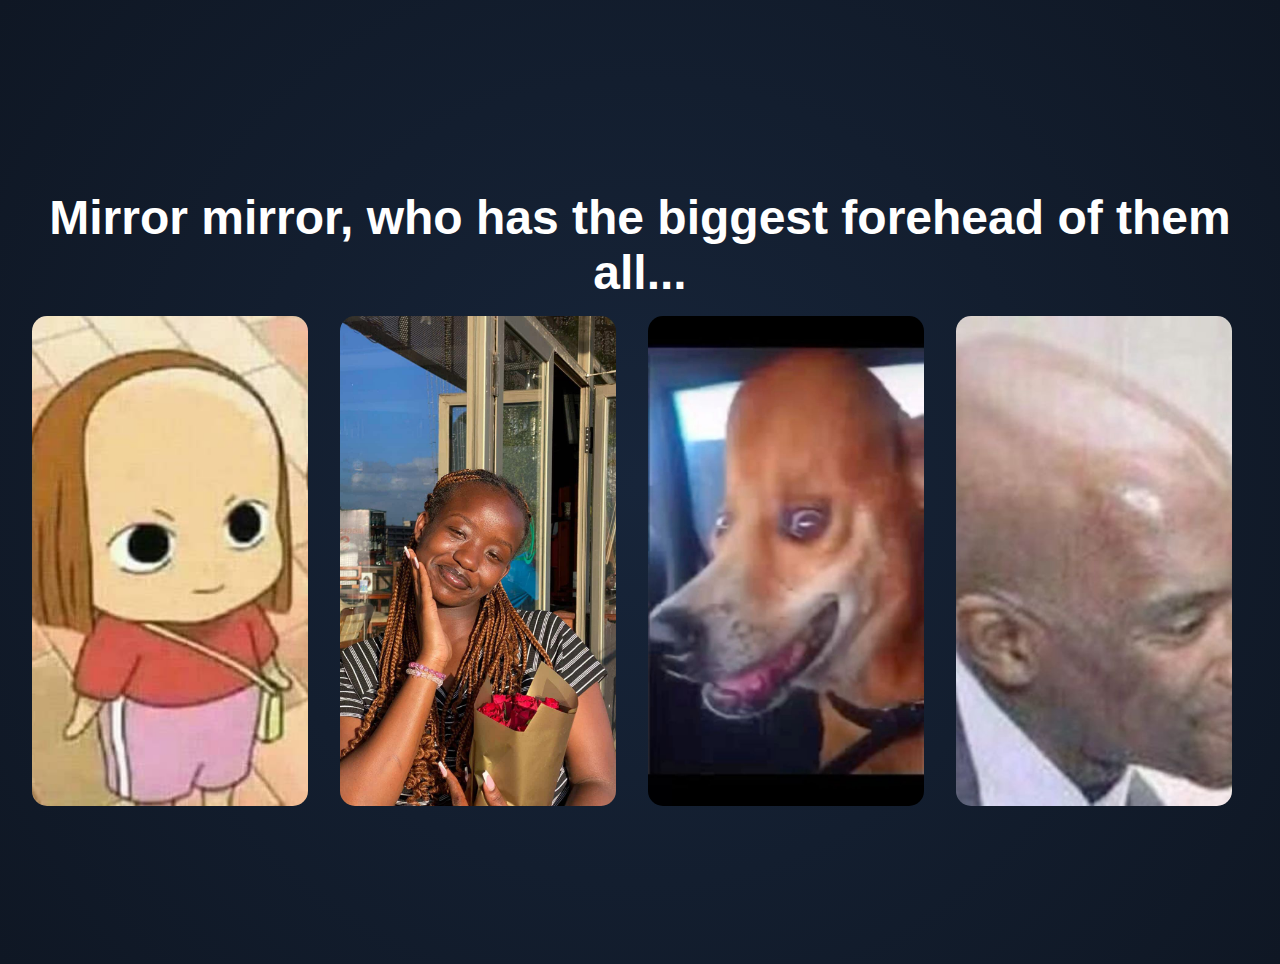
<file: index.html>
<!DOCTYPE html>
<html lang="en">
<head>
<meta charset="UTF-8">
<meta name="viewport" content="width=device-width, initial-scale=1.0">
<title>Mirror Mirror - The Choice</title>
<link rel="stylesheet" href="assets/style.css">
</head>
<body class="home-page">

  <div class="main-content">
    <h1>Mirror mirror, who has the biggest forehead of them all...</h1>

    <div class="choices-grid">
      <!-- Wrong Choice 1 -->
      <a href="#" class="choice-item wrong-choice">
        <img src="assets/images/for1.jpg" alt="">
      </a>

      <!-- Correct Choice -->
      <a href="slideshow.html" class="choice-item">
        <img src="assets/images/sis.jpg" alt="">
      </a>

      <!-- Wrong Choice 2 -->
      <a href="#" class="choice-item wrong-choice">
        <img src="assets/images/for2.jpg" alt="">
      </a>
      
      <!-- Wrong Choice 3 -->
      <a href="#" class="choice-item wrong-choice">
        <img src="assets/images/for3.jpg" alt="">
      </a>
    </div>
  </div>

  <!-- "WRONG" Overlay -->
  <div id="wrongOverlay" class="wrong-overlay">
    <span>WRONG</span>
  </div>

  <script>
    document.addEventListener('DOMContentLoaded', () => {
      // --- Shuffle Choices ---
      const grid = document.querySelector('.choices-grid');
      const choices = Array.from(grid.children);
      
      // Fisher-Yates shuffle algorithm
      for (let i = choices.length - 1; i > 0; i--) {
        const j = Math.floor(Math.random() * (i + 1));
        [choices[i], choices[j]] = [choices[j], choices[i]];
      }
      
      // Re-append shuffled choices
      choices.forEach(choice => grid.appendChild(choice));

      // --- "WRONG" Overlay Logic ---
      const wrongChoices = document.querySelectorAll('.wrong-choice');
      const overlay = document.getElementById('wrongOverlay');

      wrongChoices.forEach(choice => {
        choice.addEventListener('click', (e) => {
          e.preventDefault();
          overlay.style.display = 'flex';
        });
      });

      overlay.addEventListener('click', () => {
        overlay.style.display = 'none';
      });
    });
  </script>

</body>
</html>
</file>
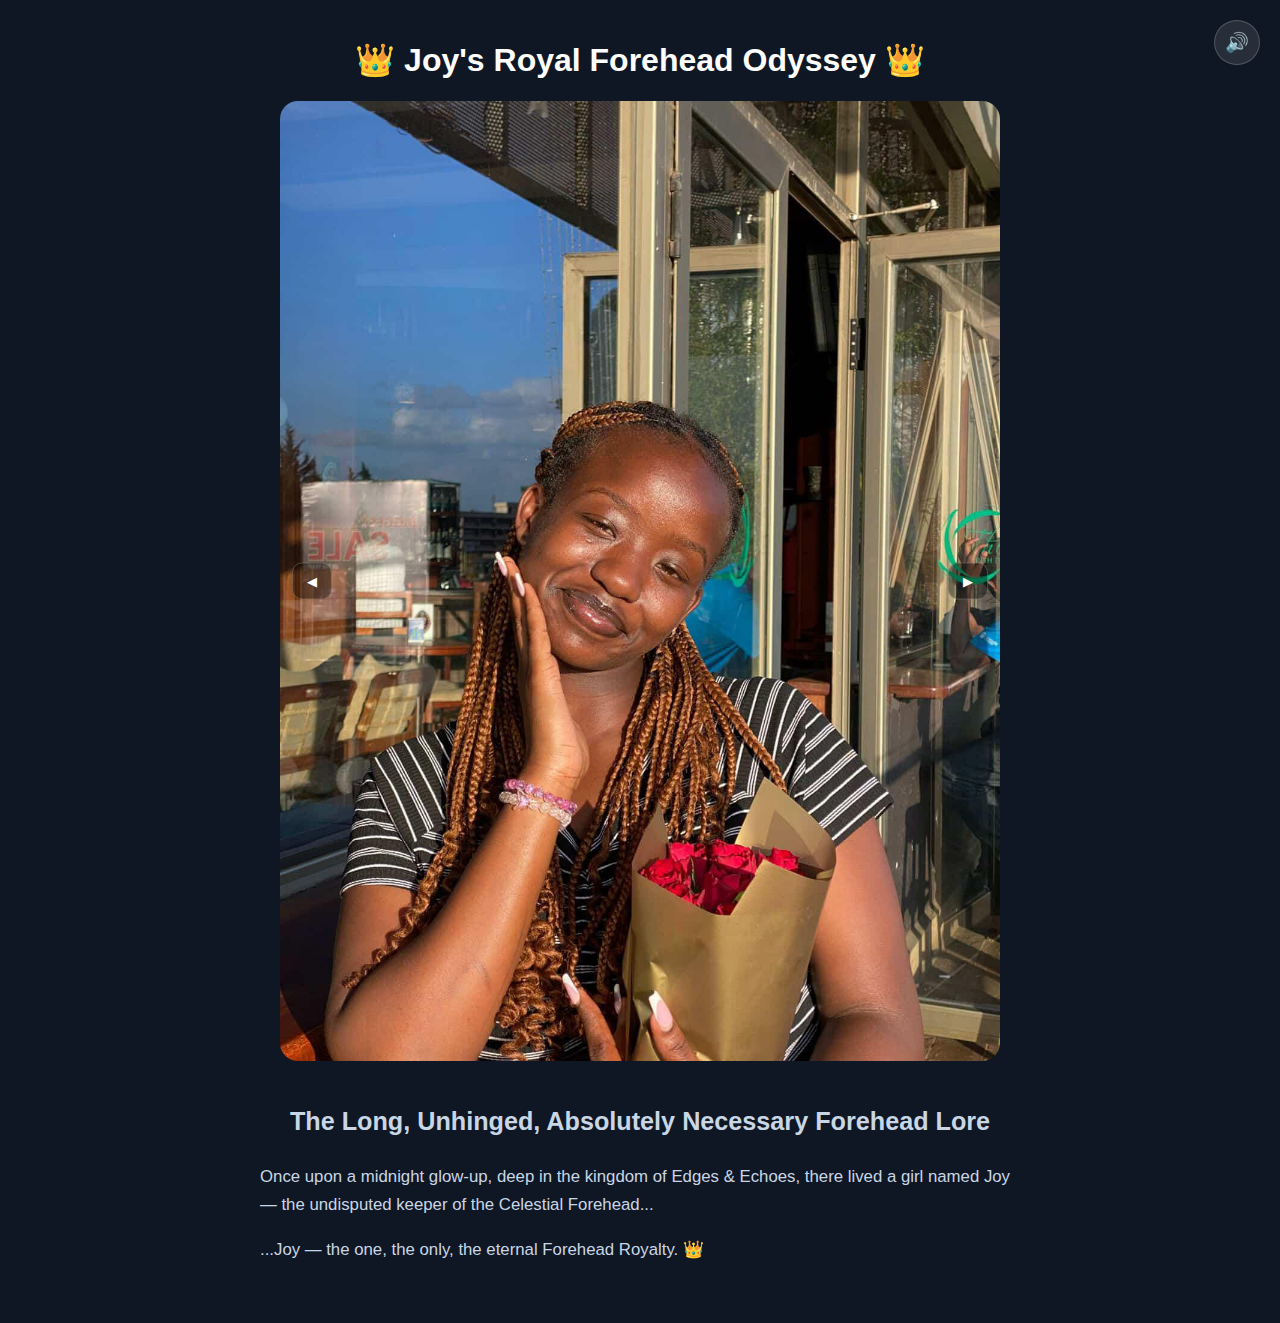
<file: slideshow.html>
<!DOCTYPE html>
<html lang="en">
<head>
<meta charset="UTF-8">
<meta name="viewport" content="width=device-width, initial-scale=1.0">
<title>Slideshow - Forehead Royalty</title>
<link rel="stylesheet" href="assets/style.css">
</head>
<body class="slideshow-body">
<h1>👑 Joy's Royal Forehead Odyssey 👑</h1>

<!-- Mute/Unmute Button -->
<button id="muteBtn" class="mute-btn">🔊</button>

<!-- Audio Player (hidden) -->
<audio id="audioPlayer" autoplay>
  <source src="assets/audio/unhinged.mp3" type="audio/mpeg">
  Your browser does not support the audio element.
</audio>

<!-- Slideshow -->
<div class="slideshow-box">
  <img id="slideImg" src="assets/images/sis.jpg" />
  <button id="prevSlide" class="btn">◀</button>
  <button id="nextSlide" class="btn">▶</button>
</div>

<!-- Long story -->
<div class="story" id="story">
<h2>The Long, Unhinged, Absolutely Necessary Forehead Lore</h2>
<p>Once upon a midnight glow-up, deep in the kingdom of Edges & Echoes, there lived a girl named Joy — the undisputed keeper of the Celestial Forehead...</p>
<p>...Joy — the one, the only, the eternal Forehead Royalty. 👑</p>
</div>

<script>
// --- Slideshow Logic ---
const slides = [
  "assets/images/sis.jpg",
  "assets/images/sis2.jpg",
  "assets/images/sis3.jpg",
  "assets/images/sis4.jpg",
  "assets/images/sis5.jpg",
  "assets/images/sis6.jpg",
  "assets/images/sis7.jpg"
];
let currentIndex = 0;
let slideInterval;
const imgElement = document.getElementById('slideImg');

// Function to change the slide with a fade effect
const changeSlide = (newIndex) => {
  imgElement.style.opacity = 0;
  setTimeout(() => {
    currentIndex = (newIndex + slides.length) % slides.length;
    imgElement.src = slides[currentIndex];
    imgElement.style.opacity = 1;
  }, 500); // This should match the CSS transition time
};

// Function to go to the next slide
const goToNextSlide = () => {
  changeSlide(currentIndex + 1);
};

// Function to start the automatic slideshow
const startSlideshow = () => {
  slideInterval = setInterval(goToNextSlide, 3000); // Change slide every 3 seconds
};

// Function to reset the timer when a manual control is used
const resetTimer = () => {
  clearInterval(slideInterval);
  startSlideshow();
};

// Manual controls
document.getElementById('prevSlide').onclick = () => {
  changeSlide(currentIndex - 1);
  resetTimer();
};

document.getElementById('nextSlide').onclick = () => {
  goToNextSlide();
  resetTimer();
};

// --- Audio Logic ---
const audio = document.getElementById('audioPlayer');
const muteBtn = document.getElementById('muteBtn');

muteBtn.addEventListener('click', () => {
  audio.muted = !audio.muted;
  muteBtn.textContent = audio.muted ? '🔇' : '🔊';
});

// Start the slideshow when the page loads
document.addEventListener('DOMContentLoaded', startSlideshow);
</script>
</body>
</html>
</file>
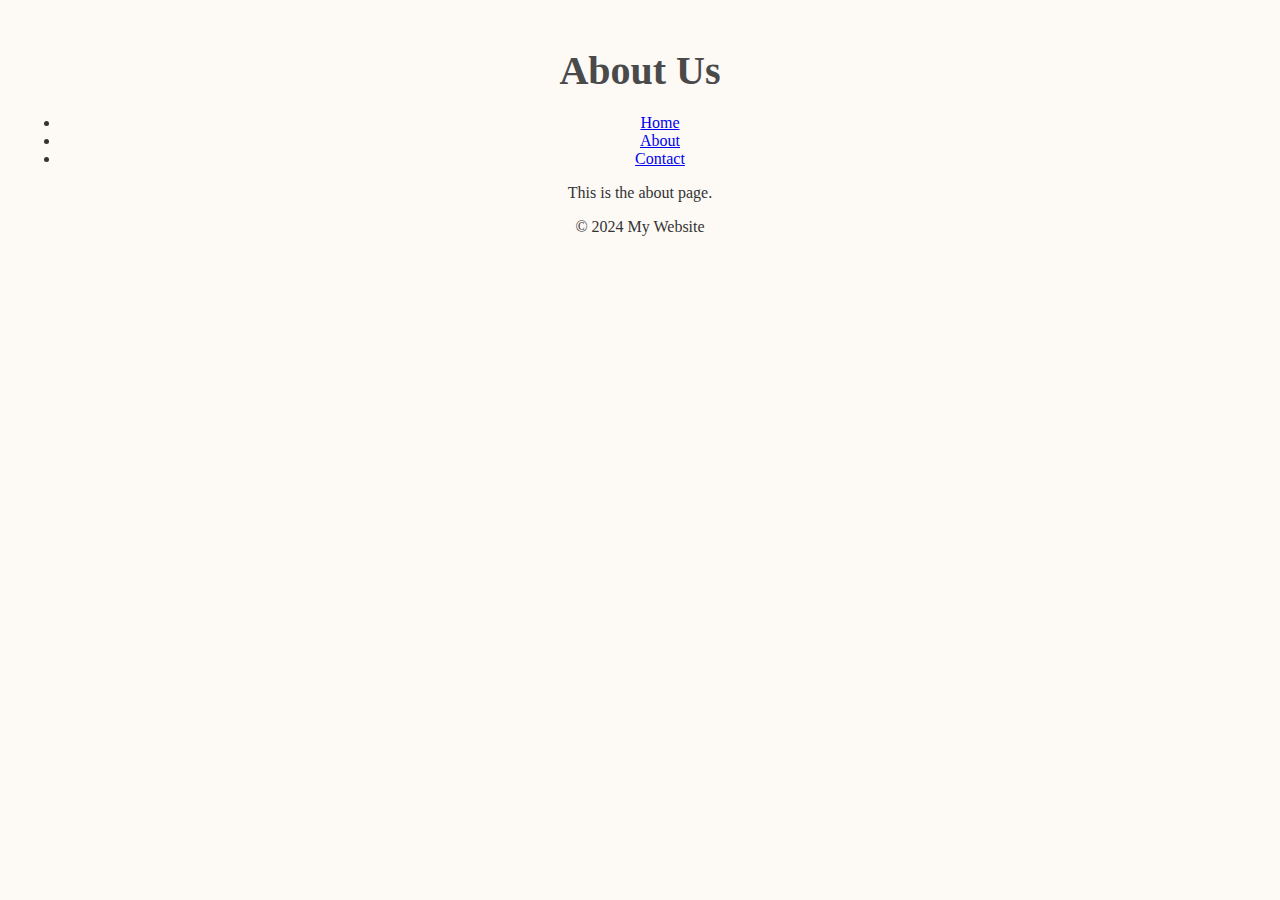
<file: templates/about.html>
<!DOCTYPE html>
<html lang="en">
<head>
    <meta charset="UTF-8">
    <meta name="viewport" content="width=device-width, initial-scale=1.0">
    <title>About Us</title>
    <link rel="stylesheet" href="/static/style.css">
</head>
<body>
    <header>
        <h1>About Us</h1>
        <nav>
            <ul>
                <li><a href="/templates/index.html">Home</a></li>
                <li><a href="/templates/about.html">About</a></li>
                <li><a href="/templates/contact.html">Contact</a></li>
            </ul>
        </nav>
    </header>
    <main>
        <p>This is the about page.</p>
    </main>
    <footer>
        <p>&copy; 2024 My Website</p>
    </footer>
</body>
</html>
</file>
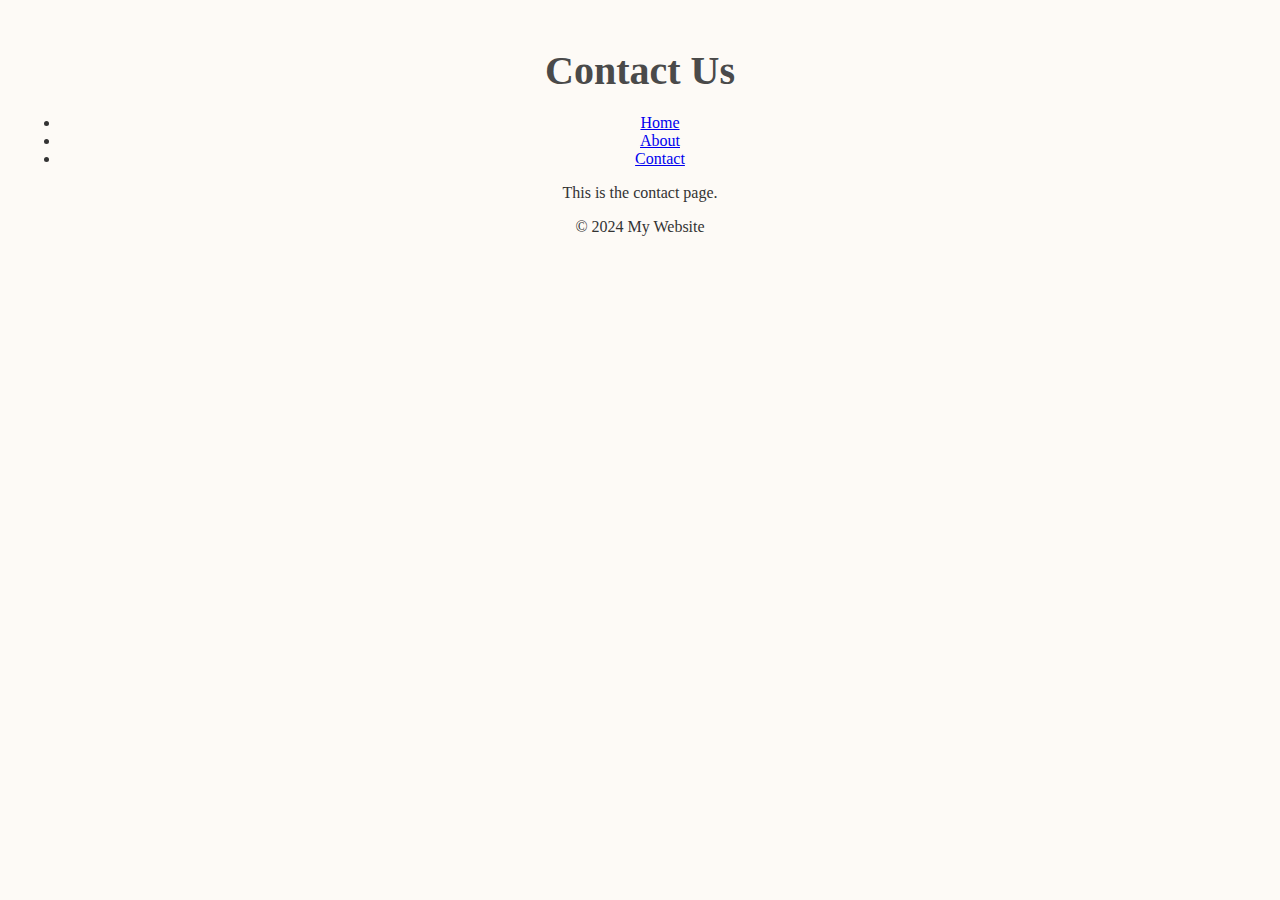
<file: templates/contact.html>
<!DOCTYPE html>
<html lang="en">
<head>
    <meta charset="UTF-8">
    <meta name="viewport" content="width=device-width, initial-scale=1.0">
    <title>Contact Us</title>
    <link rel="stylesheet" href="/static/style.css">
</head>
<body>
    <header>
        <h1>Contact Us</h1>
        <nav>
            <ul>
                <li><a href="/templates/index.html">Home</a></li>
                <li><a href="/templates/about.html">About</a></li>
                <li><a href="/templates/contact.html">Contact</a></li>
            </ul>
        </nav>
    </header>
    <main>
        <p>This is the contact page.</p>
    </main>
    <footer>
        <p>&copy; 2024 My Website</p>
    </footer>
</body>
</html>
</file>
<file: assets/style.css>
/* General styles */
body {
    font-family: 'Inter', sans-serif;
    margin: 0;
    padding: 0;
    background: #0f1724;
    color: white;
}

/* Home page specific styles */
.home-page {
    display: flex;
    flex-direction: column;
    align-items: center;
    justify-content: center;
    min-height: 100vh;
    text-align: center;
    padding: 2rem;
    background: radial-gradient(circle, rgba(23,37,58,1) 0%, rgba(15,23,36,1) 100%);
}

.home-page h1 {
    font-size: 3rem;
    margin-bottom: 1rem;
}

.home-page p {
    font-size: 1.2rem;
    color: #9aa4b2;
    margin-bottom: 3rem;
}

.choices-grid {
    display: grid;
    grid-template-columns: repeat(auto-fit, minmax(250px, 1fr));
    gap: 2rem;
    width: 100%;
    max-width: 1200px;
}

.choice-item {
    text-decoration: none;
    color: inherit;
    border-radius: 15px;
    overflow: hidden;
    transition: transform 0.3s, box-shadow 0.3s;
}

.choice-item:hover {
    transform: translateY(-10px);
    box-shadow: 0 15px 30px rgba(0, 0, 0, 0.4);
}

.choice-item img {
    width: 100%;
    height: 100%;
    object-fit: cover;
    display: block;
}

/* "WRONG" Overlay styles */
.wrong-overlay {
    position: fixed;
    top: 0;
    left: 0;
    width: 100%;
    height: 100%;
    background: rgba(255, 0, 0, 0.8);
    display: none;
    align-items: center;
    justify-content: center;
    z-index: 1000;
    cursor: pointer;
}

.wrong-overlay span {
    font-size: 15vw;
    font-weight: bold;
    color: white;
    text-shadow: 0 0 20px black;
    animation: shake 0.5s;
}

@keyframes shake {
  0%, 100% { transform: translateX(0); }
  25% { transform: translateX(-20px); }
  75% { transform: translateX(20px); }
}


/* Slideshow page styles */
.slideshow-body {
    background: #0f1724;
    color: #fff;
    font-family: Inter, sans-serif;
    padding: 20px;
}

.slideshow-body h1, .slideshow-body h2 {
    text-align: center;
}

.slideshow-box {
    position: relative;
    max-width: 720px;
    margin: 20px auto;
    border-radius: 18px;
    overflow: hidden;
    background: rgba(255, 255, 255, 0.05);
}

.slideshow-box img {
    width: 100%;
    display: block;
    opacity: 1;
    transition: opacity 0.5s ease-in-out;
}

.btn {
    position: absolute;
    top: 50%;
    transform: translateY(-50%);
    padding: 10px 14px;
    border-radius: 10px;
    border: 1px solid rgba(255, 255, 255, 0.2);
    background: rgba(0, 0, 0, 0.4);
    color: white;
    cursor: pointer;
}

#prevSlide {
    left: 12px;
}

#nextSlide {
    right: 12px;
}

.story {
    max-width: 760px;
    margin: 40px auto;
    line-height: 1.65;
    color: #c9d6e5;
    font-size: 1.05rem;
}

.mute-btn {
    position: fixed;
    top: 20px;
    right: 20px;
    background: rgba(255, 255, 255, 0.1);
    border: 1px solid rgba(255, 255, 255, 0.2);
    color: white;
    padding: 10px;
    border-radius: 50%;
    cursor: pointer;
    z-index: 100;
    font-size: 1.2rem;
}
</file>
<file: static/style.css>
body {
    margin: 0;
    font-family: 'Georgia', serif;
    background-color: #fdfaf6;
    color: #333;
    padding: 20px;
    text-align: center;
}

h1 {
    font-size: 2.5rem;
    color: #4a4a4a;
    margin-bottom: 20px;
}

.slideshow-box {
    position: relative;
    max-width: 720px;
    margin: 20px auto;
    border-radius: 18px;
    overflow: hidden;
    box-shadow: 0 10px 30px rgba(0, 0, 0, 0.1);
}

.slideshow-box img {
    width: 100%;
    display: block;
    transition: opacity 0.5s ease-in-out;
}

.btn {
    position: absolute;
    top: 50%;
    transform: translateY(-50%);
    padding: 10px 14px;
    border-radius: 50%;
    border: none;
    background: rgba(255, 255, 255, 0.7);
    color: #333;
    cursor: pointer;
    transition: background 0.3s;
}

.btn:hover {
    background: rgba(255, 255, 255, 1);
}

#prevSlide {
    left: 12px;
}

#nextSlide {
    right: 12px;
}

.story {
    max-width: 760px;
    margin: 40px auto;
    line-height: 1.7;
    color: #5a5a5a;
    font-size: 1.1rem;
    text-align: left;
}

.story h2 {
    text-align: center;
    color: #4a4a4a;
}
</file>
